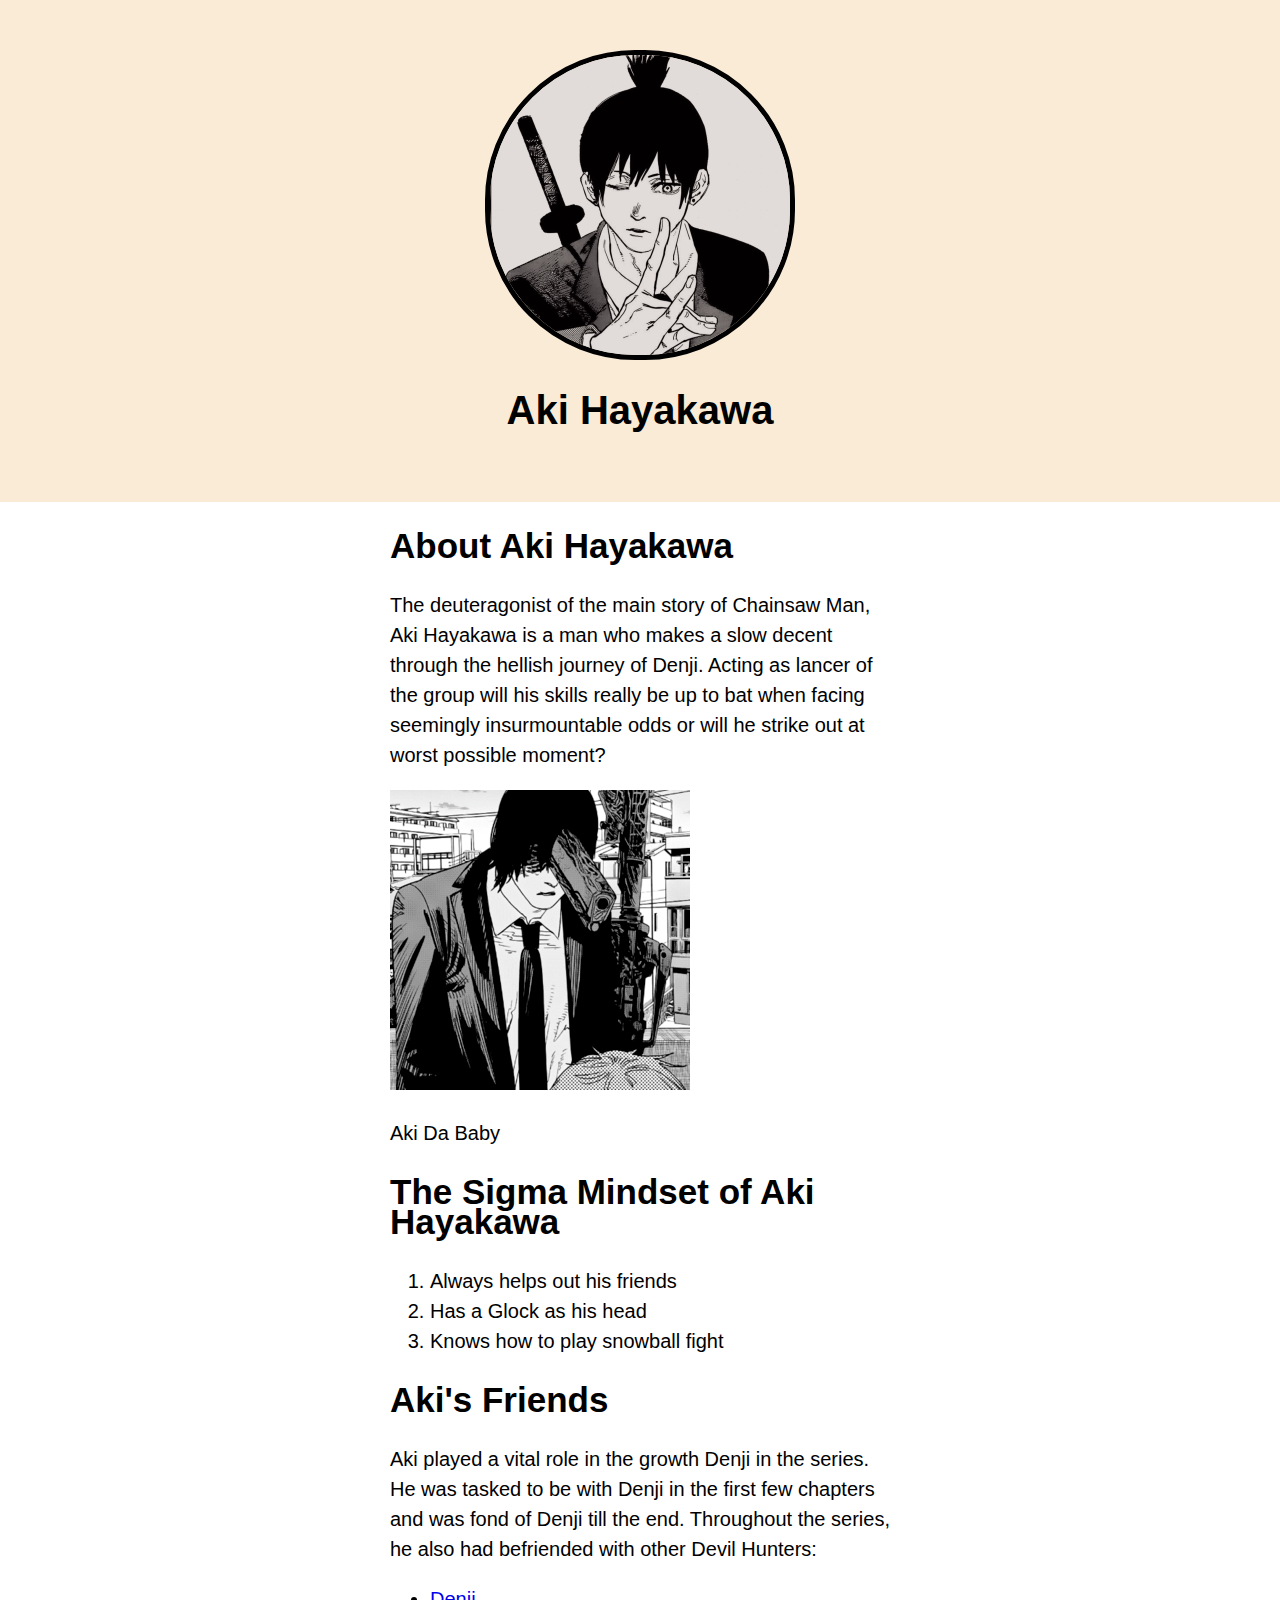
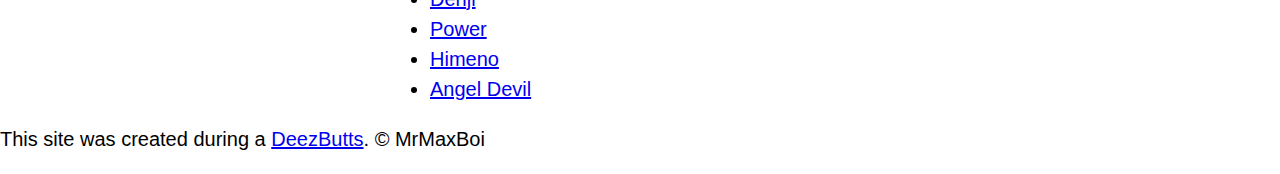
<file: index.html>
<!DOCTYPE html>
<html>
<head>
    <title>Aki Hayakawa </title>
    <link rel="icon" href="img/Aki.h">
    <link rel="stylesheet" type="text/css" href="css/index.css">
</head>
<body>
    <!-- header element -->
    <header>
     <img src="img/Aki.h">
     <h1>Aki Hayakawa </h1>
    </header>

     <!-- main element -->
     <main> 
         <!-- About Aki-->
         <h2>About Aki Hayakawa</h2>
         <p> The deuteragonist of the main story of Chainsaw Man, Aki Hayakawa is a man who makes a slow decent through the hellish journey of Denji. Acting as lancer of the group will his skills really be up to bat when facing seemingly insurmountable odds or will he strike out at worst possible moment?
         </p>
         <img src="img/GunFiend.png">
         <p>Aki Da Baby</p>
         <h2>The Sigma Mindset of Aki Hayakawa</h2>
         <ol>
             <li>Always helps out his friends</li>
             <li>Has a Glock as his head</li>
             <li>Knows how to play snowball fight</li>
         </ol>

         <!-- Friends-->
         <h2>Aki's Friends</h2>
         <p>Aki played a vital role in the growth Denji in the series. He was tasked to be with Denji in the first few chapters and was fond of Denji till the end. Throughout the series, he also had befriended with other Devil Hunters:  </p>
         <ul> 
             <li><a target="_blank" href=https://chainsaw-man.fandom.com/wiki/Denji>Denji</a></li>
             <li><a target="_blank" href=https://chainsaw-man.fandom.com/wiki/Power>Power</a></li>
             <li><a target="_blank" href=https://chainsaw-man.fandom.com/wiki/Himeno>Himeno</a></li>
             <li><a target="_blank" href=https://chainsaw-man.fandom.com/wiki/Angel_Devil>Angel Devil</a></li>
            
         </ul>
        

     </main>
    
     <!--footer element-->
     <footer>
         <p>This site was created during a <a target="_blank" href="https://DeezButts.com">DeezButts</a>. &copy; MrMaxBoi</p>
     </footer>

</body>
</html>
</file>
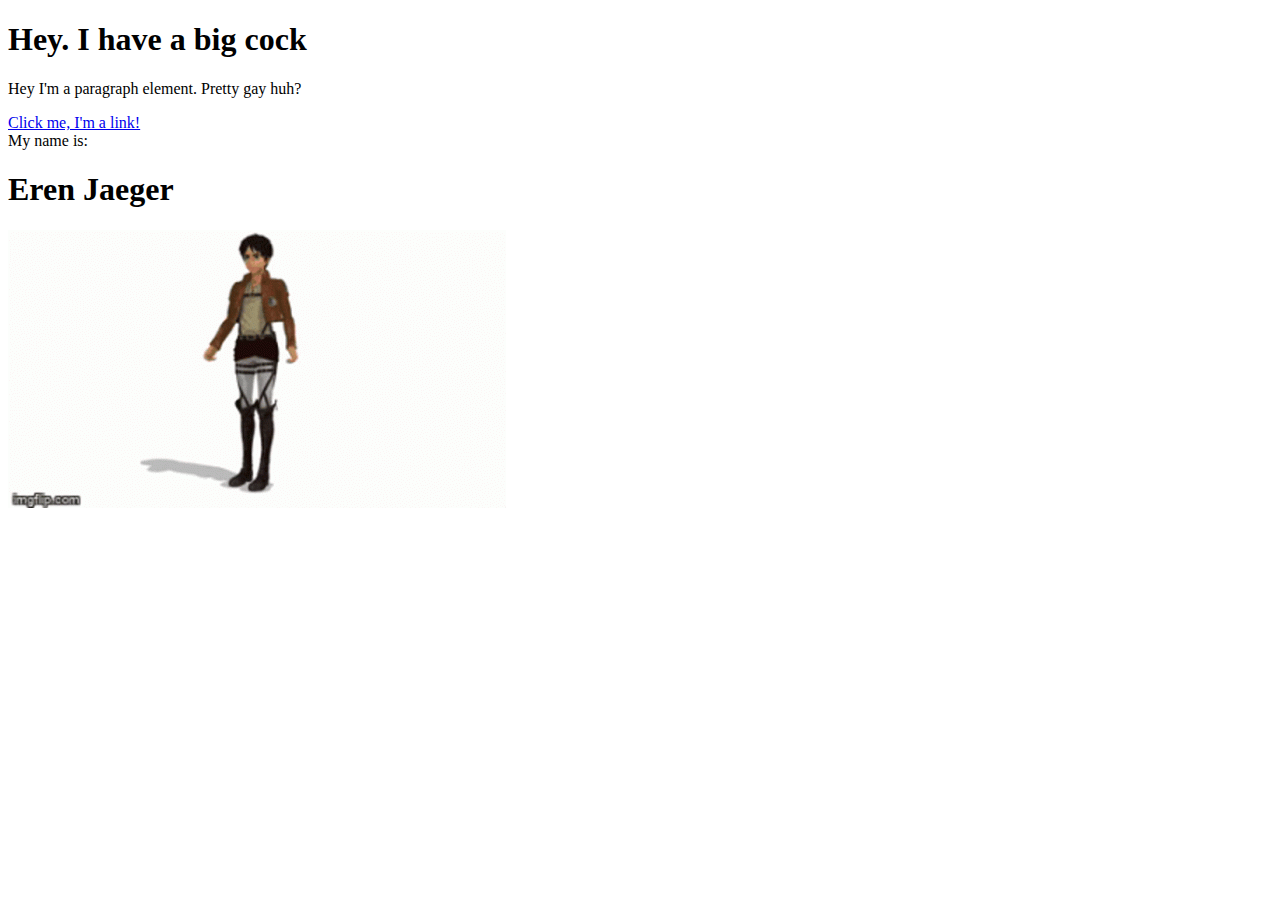
<file: first text.html>
<!DOCTYPE html>
<html>
<head>
    <title>Test page</title>
</head>
<body>
    <h1>
        Hey. I have a big cock
        </h1>
    <p>
        Hey I'm a paragraph element. Pretty gay huh?
        </p>
    <a href="https://www.youtube.com/watch?v=dQw4w9WgXcQ&ab_channel=RickAstley" target="_blank" title="Let's have freedom!">
        Click me, I'm a link!
        </a>
    <k><br>My name is: 
        <br><h1>Eren Jaeger</h1>
        </k>
    <img src="gif/eren default.gif">
</body>
</html>
</file>
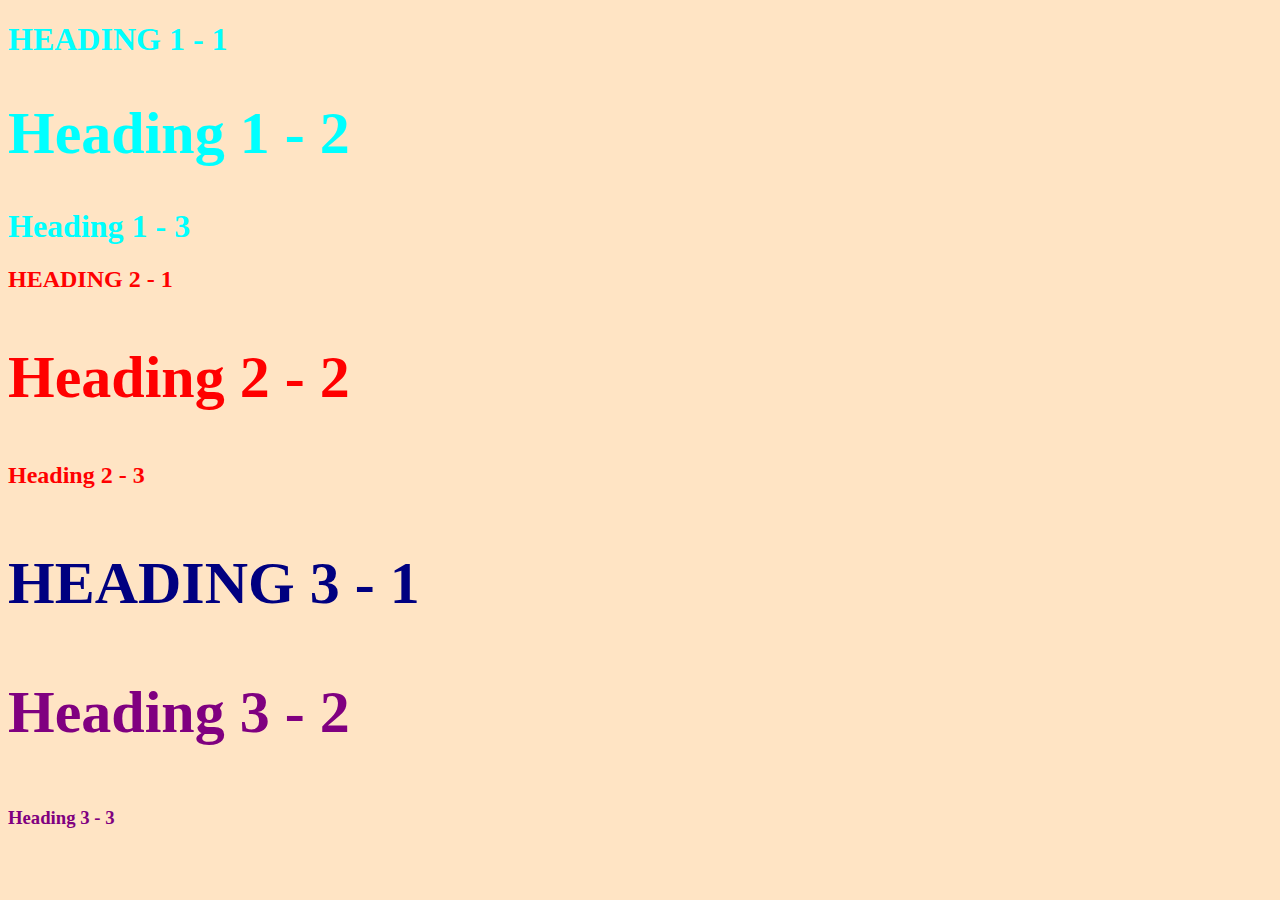
<file: style-test.html>
<!DOCTYPE html>
<html>
<head>
  <title>Style Test</title>
  <link rel="stylesheet" type="text/css" href="css/test.css"
</head>
<body>
    <h1 class="uppercase">Heading 1 - 1</h1>
    <h1 class="big">Heading 1 - 2</h1>
    <h1>Heading 1 - 3</h1>
    <h2 class="uppercase">Heading 2 - 1</h2>
    <h2 class="big">Heading 2 - 2</h2>
    <h2>Heading 2 - 3</h2>
    <h3 class="big uppercase">Heading 3 - 1</h3>
    <h3 class="big">Heading 3 - 2</h3>
    <h3>Heading 3 - 3</h3>
</body>
</html>
</file>
<file: css/index.css>
body{
    margin: 0;
    font-family: Helvetica, Arial, sans-serif;
    font-size: 20px;
    line-height: 30px;
}

header{
    background-color: antiquewhite;
    text-align: center;
    padding-top: 50px;
    padding-bottom: 50px;
}

header h1{
    color:black;
}

header img{ 
    border-radius: 150px ;
    width: 300px ;
    border: 5px solid black;
    
}

main{
    max-width: 500px;
    margin: 0 auto;
    padding: 0 20px;
}

main img{
    max-width: 100%;
}

h2{
    font-size: 35px;
    color:black
}
 p{
    
 }
</file>
<file: css/test.css>
body{
    background-color: bisque;
}
h1{
    font: size 30px;
    color:aqua;
  }
  h2{
    font: size 20px;
    color:red;
  }
  h3{
    font: size 10px;
    color:purple;
  }
  .big{
    font-size: 60px
  }
  .uppercase{
    text-transform:uppercase
  }
  .big.uppercase{
    color:navy
}
</file>
